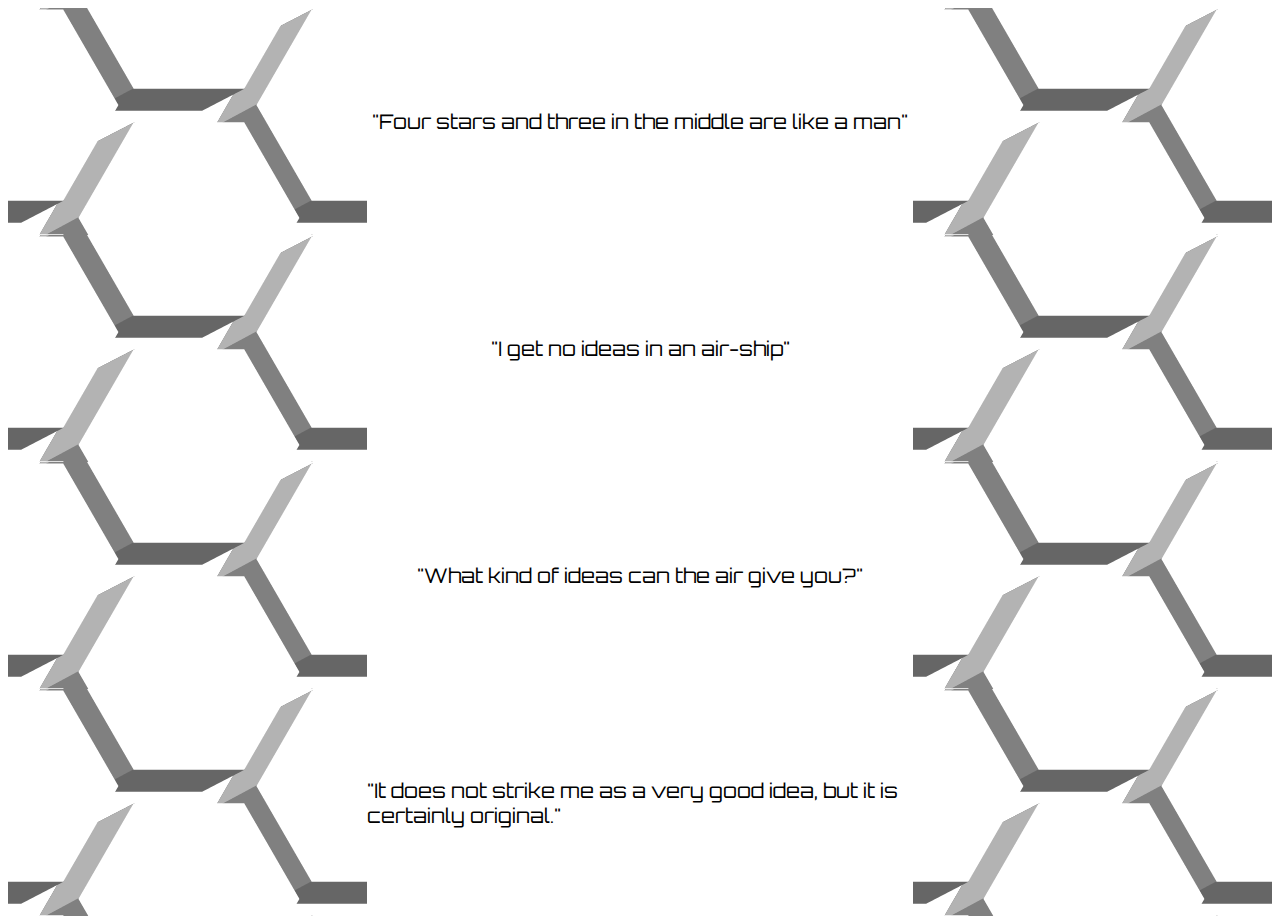
<file: index.html>
<head>
	<title>IDEA</title>
	<link href="idea_style.css" rel="stylesheet">
	<link href="https://fonts.googleapis.com/css?family=Orbitron" rel="stylesheet">
</head>
<body>
	<div class="wrap">
		<div class="side"><img src="sidechunk-01.png" alt="sidechunk"></div>
		<div class="side2"><img src="sidechunk-01.png" alt="sidechunk2"></div>
		<div class="side3"><img src="sidechunk-01.png" alt="sidechunk3"></div>
		<div class="side4"><img src="sidechunk-01.png" alt="sidechunk3"></div>
		<div class="idea1">"Four stars and three in the middle are like a man"</div>
		<div class="idea2">"I get no ideas in an air-ship"</div>
		<div class="idea3">"What kind of ideas can the air give you?"</div>
		<div class="idea4">"It does not strike me as a very good idea, but it is certainly original."</div>
		<div class="rside"><img src="sidechunk-01.png" alt="sidechunk"></div>
		<div class="rside2"><img src="sidechunk-01.png" alt="sidechunk2"></div>
		<div class="rside3"><img src="sidechunk-01.png" alt="sidechunk3"></div>
		<div class="rside4"><img src="sidechunk-01.png" alt="sidechunk3"></div>
	</div>

</body>
</file>
<file: idea_style.css>
.wrap{
	display: grid;
	grid-template-columns: 1fr 2fr 1fr;
	grid-auto-rows: auto;
	grid-gap:0;

}
.side{
	grid-column: 1;
	grid-row-start: 1;
	
}
.side2{
	grid-column: 1;
	grid-row: 2;

}
.side3{
	grid-column: 1;
	grid-row: 3

}
.side4{
	grid-column: 1;
	grid-row: 4;
}

.idea1{
	grid-column: 2;
	grid-row: 1;
	align-self: center;
	place-self: center;
	font-family: 'Orbitron', sans-serif;
	font-size: 20px;
}
.idea2{
	grid-column: 2;
	grid-row: 2;
	align-self: center;
	place-self: center;
	font-family: 'Orbitron', sans-serif;
	font-size: 20px;
}

.idea3{
	grid-column: 2;
	grid-row:3;
	align-self: center;
	place-self: center;
	font-family: 'Orbitron', sans-serif;
	font-size: 20px;
}

.idea4{
	grid-column: 2;
	grid-row: 4;
	align-self: center;
	place-self: center;
	font-family: 'Orbitron', sans-serif;
	font-size: 20px;
}

.rside{
	grid-column: 3;
	grid-row: 1;

}
.rside2{
	grid-column: 3;
	grid-row: 2;

}
.rside3{
	grid-column: 3;
	grid-row: 3;

}
.rside4{
	grid-column: 3;
	grid-row: 4;

}
</file>
